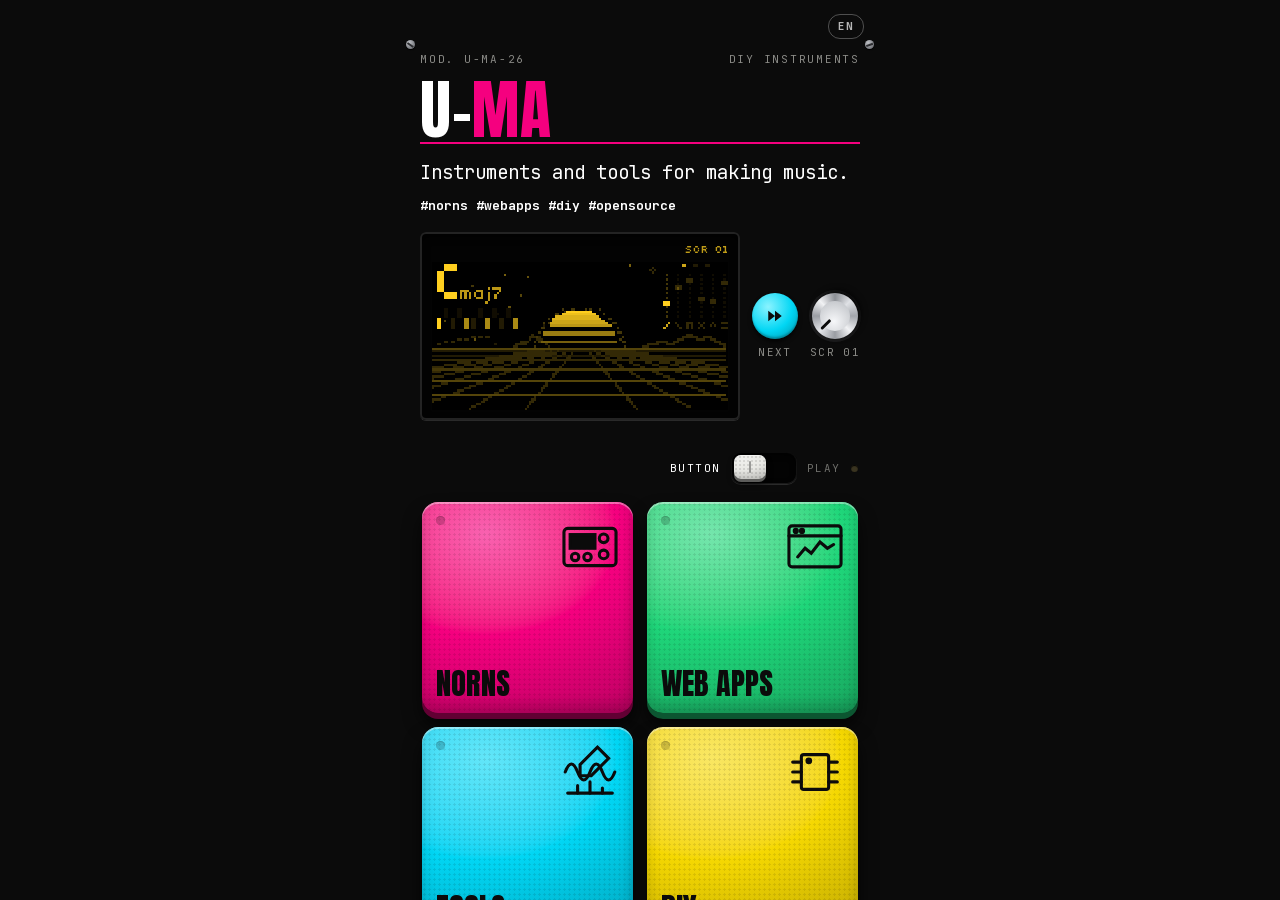
<file: baf/u-ma/index.html>
<!doctype html><html lang="es"><head><meta charset="utf-8"><meta name="viewport" content="width=device-width,initial-scale=1,viewport-fit=cover"><style>body{margin:0;font:14px -apple-system,BlinkMacSystemFont,sans-serif}img{max-width:100%}[hidden]:not([hidden=until-found i]){display:none!important}</style>
<title>U-MA · Buenos Aires Front</title>
<meta name="description" content="Web apps para aprender síntesis y secuencias, scripts para norns y proyectos DIY, por U-MA.">
<link rel="canonical" href="https://buenosairesfront.github.io/U-ma/baf/u-ma/">
<link rel="icon" type="image/png" sizes="32x32" href="../img/icon-32.png">
<link rel="apple-touch-icon" href="../img/icon-180.png">
<meta name="theme-color" content="#0b0b0b">
<meta property="og:type" content="website">
<meta property="og:site_name" content="Buenos Aires Front">
<meta property="og:title" content="U-MA · Buenos Aires Front">
<meta property="og:description" content="Web apps para aprender síntesis y secuencias, scripts para norns y proyectos DIY, por U-MA.">
<meta property="og:url" content="https://buenosairesfront.github.io/U-ma/baf/u-ma/">
<meta property="og:image" content="https://buenosairesfront.github.io/U-ma/baf/img/og.jpg">
<meta property="og:image:width" content="1200">
<meta property="og:image:height" content="630">
<meta property="og:locale" content="es_AR">
<meta name="twitter:card" content="summary_large_image">
</head><body>
<style>
@font-face{font-family:Anton;src:url([data-uri]) format('woff2')}
@font-face{font-family:JBM;src:url([data-uri]) format('woff2')}
:root{--bg:#d9d9d6;--note:#5c5c59;--cya:#01d6f4;--mag:#f5007f;--yel:#f5d802;--grn:#1fd67a;--ink:#0b0b0b;--paper:#efefed;--dim:#6b6b68}
@media (prefers-color-scheme:dark){:root:not([data-theme="light"]){--bg:#1c1c1b;--note:#a3a39e;color-scheme:dark}}
:root[data-theme="dark"]{--bg:#1c1c1b;--note:#a3a39e;color-scheme:dark}
*{box-sizing:border-box}
body{margin:0;background:var(--bg);font-family:JBM,ui-monospace,monospace;color:var(--ink);display:flex;flex-direction:column;align-items:center;padding-block:28px;padding-left:max(16px,env(safe-area-inset-left,0px));padding-right:max(16px,env(safe-area-inset-right,0px))}
.note{font-size:12px;color:var(--note);margin:0 0 18px;text-align:center;max-width:380px}
.phone{width:min(375px,100%);border:10px solid #1a1a1a;border-radius:46px;overflow:hidden;background:var(--ink);box-shadow:0 30px 60px rgba(0,0,0,.25),0 0 0 2px #888 inset;position:relative}
.phone::before{content:"";position:absolute;top:8px;left:50%;transform:translateX(-50%);width:90px;height:22px;background:#000;border-radius:12px;z-index:3}
.scr{height:760px;overflow-y:auto;scrollbar-width:none}
.scr::-webkit-scrollbar{display:none}
.top{display:flex;align-items:center;justify-content:space-between;padding:44px 20px 0;color:#fff}
.logo{width:34px;height:34px;border-radius:50%;background:#fff;display:grid;place-items:center}
.logo i{width:12px;height:12px;border-radius:50%;background:var(--ink)}
.tr{display:flex;align-items:center;gap:14px}
.uma{font-size:11px;letter-spacing:.08em;color:#fff;text-decoration:none;border-bottom:2px solid var(--mag);padding-bottom:1px}
.radio{width:30px;height:30px;border-radius:50%;border:2px solid #fff;display:grid;place-items:center}
.radio b{width:8px;height:8px;border-radius:50%;background:var(--cya);box-shadow:0 0 8px var(--cya)}
.burger{width:26px;display:grid;gap:5px}.burger i{height:3px;background:#fff;display:block}
.hero{padding:52px 20px 22px;color:#fff}
.h1{font-family:Anton,Impact,sans-serif;font-weight:400;font-size:46px;line-height:.95;margin:0;text-transform:uppercase;letter-spacing:-.01em}
.o{display:inline-block;width:.62em;height:.74em;border:.13em solid #fff;border-radius:50%;position:relative;vertical-align:-.02em;margin:0 .01em}
.o::after{content:"";position:absolute;inset:22%;background:#fff;border-radius:50%}
.tag{font-size:13px;margin:12px 0 0;font-weight:700}
.claim{font-size:19px;line-height:1.35;color:#fff;margin:16px 0 0}
.grid{display:grid;grid-template-columns:1fr 1fr}
.tile{aspect-ratio:1;position:relative;padding:14px;display:flex;flex-direction:column;justify-content:flex-end;color:var(--ink);text-decoration:none;overflow:hidden}
.tile .n{font-size:10px;letter-spacing:.1em}
.tile h2{font-family:Anton,Impact,sans-serif;font-weight:400;font-size:34px;line-height:1;margin:0;text-transform:uppercase;position:relative;z-index:1}
.tile svg{position:absolute;right:-14px;top:18px;width:110px;height:110px;opacity:.9}
.t1{background:var(--cya)}.t2{background:var(--mag);color:#fff}.t3{background:var(--yel)}.t4{background:var(--grn)}
.tile{color:var(--ink)}.tile svg{stroke:var(--ink)}.tile svg [fill="#0b0b0b"]{fill:var(--ink)}
.np{background:var(--ink);color:#fff;padding:14px 20px;font-size:11px;display:flex;gap:10px;align-items:center}
.np b{color:var(--cya)}
.foot{background:var(--ink);color:#777;font-size:10px;padding:18px 20px 30px;letter-spacing:.06em}
/* ---- vista Radio ---- */
[hidden]{display:none!important}
.scr{background:var(--ink);transition:background .25s}
.scr.is-radio{background:var(--cya)}
.scr.is-radio .top{color:var(--ink)}
.scr.is-radio .logo{background:var(--ink)}.scr.is-radio .logo i{background:var(--cya)}
.scr.is-radio .uma{color:var(--ink);border-color:var(--ink)}
.scr.is-radio .radio{border-color:var(--ink)}.scr.is-radio .radio b{background:var(--ink);box-shadow:none}
.scr.is-radio .burger i{background:var(--ink)}
.scr.is-radio .foot{background:var(--cya);color:rgba(11,11,11,.6)}
.rv{color:var(--ink);padding-bottom:28px}
.rv-top{display:flex;justify-content:space-between;align-items:center;padding:52px 20px 0;font-size:11px;letter-spacing:.1em;font-weight:700}
.back{color:var(--ink);text-decoration:none;border-bottom:2px solid var(--ink);padding-bottom:1px}
.live.off{opacity:.5}
.hp{position:relative;height:392px;margin-top:4px}
.band{position:absolute;inset:0;width:100%;height:100%;pointer-events:none;overflow:visible}
.vis{position:absolute;left:77px;top:46px;width:201px;height:104px}
.ctl{position:absolute;top:198px;width:108px;height:184px;display:flex;flex-direction:column;align-items:center;justify-content:center;gap:10px}
.ctl.l{left:8px}.ctl.r{right:8px;gap:4px}
.cb{width:38px;height:38px;border-radius:50%;border:0;color:var(--ink);display:grid;place-items:center;cursor:pointer;padding:0;background:radial-gradient(circle at 35% 30%,#f4f5f7,#b3b6bc 55%,#6d7076);box-shadow:0 3px 4px rgba(0,0,0,.7),inset 0 -2px 2px rgba(0,0,0,.25)}
.cb svg{width:15px;height:15px;fill:currentColor}
.cb.play{width:56px;height:56px;background:radial-gradient(circle at 35% 30%,#8af3ff,#01d6f4 55%,#0090a5)}
.cb.play svg{width:22px;height:22px}
.cb:active{transform:translateY(1px);box-shadow:0 1px 2px rgba(0,0,0,.7)}
.cb:focus-visible,.knob:focus-visible,.tl button:focus-visible{outline:3px solid var(--mag);outline-offset:2px}
.kw{display:grid;justify-items:center;gap:5px}
.knob{width:50px;height:50px;border-radius:50%;border:0;position:relative;cursor:ns-resize;touch-action:none;padding:0;transform:rotate(var(--r,0deg));background:conic-gradient(#e3e5e9,#9a9da3,#f1f2f4,#8d9096,#dfe1e5,#a3a6ac,#f1f2f4,#9a9da3,#e3e5e9);box-shadow:0 4px 6px rgba(0,0,0,.75),0 0 0 3px #1b1b1c}
.knob::before{content:"";position:absolute;inset:9px;border-radius:50%;background:radial-gradient(circle at 40% 35%,#f6f7f9,#b9bcc1)}
.knob::after{content:"";position:absolute;left:50%;top:4px;width:3px;height:13px;margin-left:-1.5px;border-radius:2px;background:var(--ink)}
.klbl{font-size:9px;letter-spacing:.1em;font-weight:700;color:#cfd1d6;font-variant-numeric:tabular-nums}
.now{position:absolute;left:121px;width:113px;top:206px;text-align:center;display:grid;gap:6px;justify-items:center}
.now small{font-size:9px;letter-spacing:.14em;font-weight:700;opacity:.65}
.now b{font-family:Anton,Impact,sans-serif;font-weight:400;font-size:21px;line-height:1.05;text-transform:uppercase;text-wrap:balance;overflow-wrap:anywhere}
.now .tm{font-size:11px;font-variant-numeric:tabular-nums;font-weight:700}
.now a{font-size:10px;letter-spacing:.06em;color:#fff;background:var(--ink);text-decoration:none;padding:4px 8px;border-radius:10px}
.st{font-size:10px;font-weight:700;color:var(--mag);min-height:12px}
.tlh{display:flex;justify-content:space-between;padding:22px 20px 8px;font-size:10px;letter-spacing:.14em;font-weight:700;border-bottom:2px solid var(--ink)}
.tl{list-style:none;margin:0;padding:0}
.tl button{width:100%;display:grid;grid-template-columns:28px 1fr auto;gap:10px;align-items:center;text-align:left;background:none;border:0;border-bottom:1px solid rgba(11,11,11,.18);color:var(--ink);font:inherit;font-size:12px;padding:12px 20px;cursor:pointer}
.tl .i{opacity:.55;font-variant-numeric:tabular-nums}
.tl .w{font-size:9px;letter-spacing:.08em;opacity:.6}
.tl .on{background:var(--ink);color:var(--cya)}
.tl .on .i,.tl .on .w{opacity:1}
/* ---- portada: panel con pads ---- */
@font-face{font-family:Silk;src:url([data-uri]) format('woff2')}
.hero{position:relative}
.model{display:flex;justify-content:space-between;font-size:9px;letter-spacing:.16em;color:#8a8a86;margin-bottom:14px}
.oled{--oled:#ffcf1f;margin-top:18px;display:grid;grid-template-columns:1fr auto;gap:6px 10px;align-items:center;background:#030303;border-radius:6px;padding:10px 12px;box-shadow:inset 0 0 0 2px #232323,inset 0 3px 10px #000,0 1px 0 #2a2a2a;font-family:Silk,ui-monospace,monospace;color:var(--oled);font-size:10px;text-decoration:none;text-transform:uppercase;cursor:pointer}
.oled .ol{white-space:nowrap;overflow:hidden;min-width:0}
.oled .ol span{display:inline-block;padding-left:100%;animation:mq 11s linear infinite}
@keyframes mq{to{transform:translateX(-100%)}}
.oled .os{font-size:9px;opacity:.75}
.meter{grid-column:1/-1;display:flex;gap:2px;align-items:flex-end;height:16px}
.meter i{flex:1;background:var(--oled);height:2px;opacity:.9}
.pads{position:relative;display:grid;grid-template-columns:1fr 1fr;gap:14px;padding:8px 22px 30px;background:var(--ink)}
.screw{position:absolute;width:9px;height:9px;border-radius:50%;background:radial-gradient(circle at 35% 30%,#bdbfc4,#5c5e63);box-shadow:0 1px 1px #000}
.screw::after{content:"";position:absolute;left:1px;right:1px;top:50%;height:1.5px;margin-top:-.75px;background:#2b2c2f;transform:rotate(var(--sr,35deg))}
.sw1{left:6px;bottom:8px}.sw2{right:6px;bottom:8px;--sr:-20deg}
.pad{position:relative;aspect-ratio:1;max-width:100%;border-radius:16px;color:var(--ink);text-decoration:none;display:flex;flex-direction:column;justify-content:flex-end;padding:14px;overflow:hidden;-webkit-tap-highlight-color:transparent;touch-action:manipulation;
 background:radial-gradient(130% 100% at 30% 15%,color-mix(in srgb,var(--pc) 62%,#fff),var(--pc) 48%,color-mix(in srgb,var(--pc) 78%,#000));
 box-shadow:0 6px 0 color-mix(in srgb,var(--pc) 40%,#000),0 12px 18px rgba(0,0,0,.7),inset 0 2px 0 rgba(255,255,255,.4),inset 0 -8px 14px rgba(0,0,0,.18);
 transition:transform .05s,box-shadow .05s,filter .05s}
.pad::before{content:"";position:absolute;inset:0;background:radial-gradient(rgba(0,0,0,.09) 1px,transparent 1.4px) 0 0/5px 5px;pointer-events:none}
.pad.hit{transform:translateY(5px);box-shadow:0 1px 0 color-mix(in srgb,var(--pc) 40%,#000),0 3px 6px rgba(0,0,0,.7),inset 0 2px 0 rgba(255,255,255,.3),inset 0 -3px 8px rgba(0,0,0,.15);filter:brightness(1.18) saturate(1.1)}
.pad:focus-visible{outline:3px solid #fff;outline-offset:3px}
.pad svg{position:absolute;right:12px;top:14px;width:62px;height:62px;stroke:var(--ink)}
.pad b{position:relative;font-family:Anton,Impact,sans-serif;font-weight:400;font-size:30px;line-height:1;text-transform:uppercase}
.pad .led{position:absolute;left:14px;top:14px;width:9px;height:9px;border-radius:50%;background:rgba(0,0,0,.4);box-shadow:inset 0 1px 1px rgba(0,0,0,.5)}
.pad.on .led,.pad.hit .led{background:#fff;box-shadow:0 0 8px 2px rgba(255,255,255,.9)}
.pad .led{opacity:calc(.45 + var(--lv,0))}
.pad.on .led{opacity:1}
.foot{text-transform:uppercase}
.plate{display:inline-block;border:1px solid #444;border-radius:3px;padding:6px 8px;color:#8a8a86;letter-spacing:.12em}
@media (prefers-reduced-motion:reduce){.oled .ol span{animation:none;padding-left:0}.pad{transition:none}}
/* ---- portada: controles junto a la OLED y selector de modo ---- */
.orow{display:grid;grid-template-columns:minmax(0,1fr) auto auto;gap:12px;align-items:center;margin-top:18px}
.orow .oled{margin-top:0;align-self:stretch}
.hc{display:grid;justify-items:center;gap:6px}
.hc .lb{font-size:9px;letter-spacing:.12em;color:#8a8a86;font-variant-numeric:tabular-nums}
.hc .cb.play{width:46px;height:46px}
.hc .cb.play svg{width:18px;height:18px}
.hc #hplay{--pc:var(--cya);position:relative;overflow:hidden;width:56px;height:40px;border-radius:7px;color:var(--ink);background:radial-gradient(130% 100% at 30% 15%,color-mix(in srgb,var(--pc) 62%,#fff),var(--pc) 48%,color-mix(in srgb,var(--pc) 78%,#000));box-shadow:0 4px 0 color-mix(in srgb,var(--pc) 40%,#000),0 6px 8px rgba(0,0,0,.7),inset 0 1px 0 rgba(255,255,255,.4);filter:saturate(.75) brightness(.8);transition:filter .15s,box-shadow .15s}
.hc #hplay::before{content:"";position:absolute;inset:0;background:radial-gradient(rgba(0,0,0,.09) 1px,transparent 1.4px) 0 0/4px 4px}
.hc #hplay svg{position:relative}
.hc #hplay.lit{filter:none;box-shadow:0 0 16px 4px rgba(1,214,244,.55),0 4px 0 color-mix(in srgb,var(--pc) 40%,#000),0 6px 8px rgba(0,0,0,.6),inset 0 0 10px rgba(255,255,255,.6)}
.hc #hplay:active{transform:translateY(3px);box-shadow:0 1px 0 color-mix(in srgb,var(--pc) 40%,#000),0 2px 4px rgba(0,0,0,.6)}
.knob.sm{width:46px;height:46px}
.knob.sm::before{inset:8px}
.mode{grid-column:1/-1;display:flex;align-items:center;justify-content:flex-end;gap:10px;font-size:9px;letter-spacing:.14em;color:#6f6f6b;padding:2px 0 4px}
.mode .on{color:#fff}
.sw{--pc:#e8e8e4;position:relative;width:66px;height:32px;border:0;padding:0;cursor:pointer;border-radius:10px;background:#030303;box-shadow:inset 0 2px 6px #000,inset 0 0 0 1px #222,0 1px 0 #2a2a2a;-webkit-tap-highlight-color:transparent}
.sw[aria-checked="true"]{--pc:var(--yel)}
.sw .cap{position:absolute;top:3px;left:3px;width:32px;height:24px;border-radius:7px;overflow:hidden;background:radial-gradient(130% 100% at 30% 15%,color-mix(in srgb,var(--pc) 62%,#fff),var(--pc) 48%,color-mix(in srgb,var(--pc) 78%,#000));box-shadow:0 3px 0 color-mix(in srgb,var(--pc) 40%,#000),0 4px 6px rgba(0,0,0,.7),inset 0 1px 0 rgba(255,255,255,.45);transition:left .12s cubic-bezier(.4,1.4,.6,1),background .12s}
.sw .cap::before{content:"";position:absolute;inset:0;background:radial-gradient(rgba(0,0,0,.1) 1px,transparent 1.4px) 0 0/4px 4px}
.sw .cap::after{content:"";position:absolute;left:50%;top:6px;bottom:6px;width:2px;margin-left:-1px;border-radius:1px;background:rgba(0,0,0,.35)}
.sw[aria-checked="true"] .cap{left:31px}
.sw:focus-visible{outline:3px solid #fff;outline-offset:3px}
.mled{width:7px;height:7px;border-radius:50%;background:#3a3420;box-shadow:inset 0 1px 1px #000}
.pads.play .mled{background:#ffcf1f;box-shadow:0 0 8px 2px rgba(255,207,31,.8)}
.pad svg,.pad b{transition:opacity .2s,transform .2s}
.pads.play .pad svg,.pads.play .pad b{opacity:0;transform:scale(.85)}
/* ---- U-MA Tools: texto + pad ---- */
.tools{display:grid;grid-template-columns:auto minmax(0,1fr) auto;gap:14px;align-items:center;margin:0;padding:8px 22px 26px;text-decoration:none;color:#fff;background:var(--ink);-webkit-tap-highlight-color:transparent}
.tools img{width:58px;height:auto;display:block}
.tools .tt{display:grid;gap:5px;min-width:0}
.tools b{font-family:Anton,Impact,sans-serif;font-weight:400;font-size:22px;line-height:1;text-transform:uppercase}
.tools small{font-size:9px;letter-spacing:.14em;color:#8a8a86}
.tools .key{--pc:#e8e8e4;position:relative;overflow:hidden;width:68px;height:68px;border-radius:12px;color:var(--ink);display:flex;flex-direction:column;justify-content:flex-end;padding:8px 9px;font-family:Anton,Impact,sans-serif;font-size:15px;line-height:1;text-transform:uppercase;
 background:radial-gradient(130% 100% at 30% 15%,color-mix(in srgb,var(--pc) 62%,#fff),var(--pc) 48%,color-mix(in srgb,var(--pc) 78%,#000));
 box-shadow:0 5px 0 color-mix(in srgb,var(--pc) 40%,#000),0 9px 14px rgba(0,0,0,.7),inset 0 2px 0 rgba(255,255,255,.45),inset 0 -6px 10px rgba(0,0,0,.15);transition:transform .05s,box-shadow .05s}
.tools .key::before{content:"";position:absolute;inset:0;background:radial-gradient(rgba(0,0,0,.09) 1px,transparent 1.4px) 0 0/5px 5px}
.tools .key i{position:absolute;left:9px;top:9px;width:7px;height:7px;border-radius:50%;background:var(--mag);box-shadow:0 0 6px 1px rgba(245,0,127,.8)}
.tools .key em{position:absolute;right:8px;top:6px;font-style:normal;font-family:JBM,monospace;font-size:14px}
.tools .key span{position:relative}
.tools:active .key{transform:translateY(4px);box-shadow:0 1px 0 color-mix(in srgb,var(--pc) 40%,#000),0 3px 6px rgba(0,0,0,.7),inset 0 2px 0 rgba(255,255,255,.35)}
.tools:focus-visible{outline:3px solid #fff;outline-offset:-3px}
.sw3{left:6px;top:40px}.sw4{right:6px;top:40px;--sr:-20deg}
/* play de los auriculares: misma goma que los pads */
.ctl .cb.play{position:relative;overflow:hidden;background:radial-gradient(130% 100% at 30% 15%,color-mix(in srgb,var(--cya) 62%,#fff),var(--cya) 48%,color-mix(in srgb,var(--cya) 78%,#000));box-shadow:0 4px 0 color-mix(in srgb,var(--cya) 40%,#000),0 6px 8px rgba(0,0,0,.7),inset 0 1px 0 rgba(255,255,255,.4)}
.ctl .cb.play::before{content:"";position:absolute;inset:0;background:radial-gradient(rgba(0,0,0,.09) 1px,transparent 1.4px) 0 0/4px 4px}
.ctl .cb.play svg{position:relative}
/* ---- auriculares 3D ---- */
.hp3d{position:absolute;inset:0;width:100%;height:100%;mix-blend-mode:multiply;touch-action:pan-y;cursor:grab;display:none}
.hp3d.grab{cursor:grabbing}
.hp.is3d .hp3d{display:block}
.hp.is3d .band{display:none}
.hp.is3d .ctl{right:auto;width:84px;transform:translate(-50%,-50%);transition:opacity .2s}
/* ================= U-MA Mobile: lo que suma a la base de Buenos Aires Front Mobile ================= */
/* Layout: el mismo aparato negro; cada sección es una vista de color (como la Radio) con su máquina arriba y la lista abajo */
:root{--lv:0}
.h1.uma{font-size:64px;letter-spacing:.01em}
.h1.uma span{color:var(--mag)}
/* pantalla de la portada: muestra la OLED real de cada script */
.orow .oled.ho{grid-template-columns:minmax(0,1fr) auto;text-decoration:none;color:var(--oled)}
.ho .shot{grid-column:1/-1;display:block;width:100%;height:auto;aspect-ratio:2;object-fit:contain;image-rendering:pixelated;background:#000;max-width:100%}
.ho .shot.txt,.nd-scr .txt{display:grid;place-items:center;font:400 13px/1.3 Silk,monospace;color:var(--oled);text-align:center;letter-spacing:.06em;text-transform:uppercase}
.hc #hnext{--pc:var(--mag)}
.hc #hnext.lit{box-shadow:0 0 16px 4px rgba(245,0,127,.55),0 4px 0 color-mix(in srgb,var(--pc) 40%,#000),0 6px 8px rgba(0,0,0,.6)}
/* vistas de color */
.scr{--vc:var(--ink)}
.scr.is-view{background:var(--vc)}
.scr.is-view .foot{background:var(--vc);color:rgba(11,11,11,.65)}
.scr.is-view .plate{border-color:rgba(11,11,11,.4);color:rgba(11,11,11,.75)}
.vw{color:var(--ink);padding-bottom:28px}
.vw .rv-top span{display:flex;gap:6px;align-items:center}
.vw .rv-top i{width:8px;height:8px;border-radius:50%;background:var(--ink)}
.vh{padding:22px 20px 0}
.vh h2{font-family:Anton,Impact,sans-serif;font-weight:400;font-size:44px;line-height:.95;margin:0;text-transform:uppercase;text-wrap:balance}
.vh p{margin:10px 0 0;font-size:12px;line-height:1.55;max-width:34ch}
/* norns: el aparato */
.nd{position:relative;margin:20px 16px 0;padding:16px 16px 18px;border-radius:14px;background:linear-gradient(180deg,#232325,#111112);box-shadow:0 8px 0 #050505,0 18px 26px rgba(0,0,0,.45),inset 0 1px 0 rgba(255,255,255,.12)}
.nd .screw{top:8px}.nd .n1{left:8px}.nd .n2{right:8px;--sr:-30deg}.nd .n3{left:8px;top:auto;bottom:8px;--sr:60deg}.nd .n4{right:8px;top:auto;bottom:8px}
.nd-top{display:flex;justify-content:space-between;align-items:center;padding:0 10px 10px;font-size:9px;letter-spacing:.16em;color:#8a8a86}
.nd-top b{width:7px;height:7px;border-radius:50%;background:#3a3420;box-shadow:inset 0 1px 1px #000}
.nd-top b.on{background:#ffcf1f;box-shadow:0 0 8px 2px rgba(255,207,31,.8)}
.nd-scr{position:relative;aspect-ratio:2;max-width:100%;background:#000;border-radius:4px;box-shadow:inset 0 0 0 2px #2a2a2a,0 0 0 4px #050505;overflow:hidden}
/* pantallas deslizables: una por elemento, encajan al soltar */
.car{display:flex;overflow-x:auto;overflow-y:hidden;scroll-snap-type:x mandatory;scrollbar-width:none;overscroll-behavior-x:contain}
.car::-webkit-scrollbar{display:none}
.car:focus-visible{outline:3px solid #fff;outline-offset:4px}
.sl{position:relative;flex:0 0 100%;min-width:0;scroll-snap-align:center;scroll-snap-stop:always}
/* cada tarjeta lleva el aparato y su info: se desliza todo junto */
.deck{align-items:flex-start;padding-bottom:6px}
.deck:focus-visible{outline:3px solid var(--ink);outline-offset:-3px}
.nd-scr img,.nd-scr .txt{position:absolute;inset:0;width:100%;height:100%;max-width:none;object-fit:contain;image-rendering:pixelated}
.sc-in img{position:absolute;inset:0;width:100%;height:100%;max-width:none;object-fit:cover;object-position:top center}
.nd-scr .sl img,.nd-scr .sl .txt{position:absolute;inset:0;width:100%;height:100%;max-width:none;object-fit:contain;image-rendering:pixelated}
.sc-in .sl img{position:absolute;inset:0;width:100%;height:100%;max-width:none;object-fit:cover;object-position:top center}
.sl[hidden]{display:none}
.dots{display:flex;justify-content:center;flex-wrap:wrap;gap:6px;padding:18px 20px 0}
.dots i{width:7px;height:7px;border-radius:50%;background:rgba(11,11,11,.25);transition:background .15s,transform .15s}
.dots i.on{background:var(--ink);transform:scale(1.3)}
.dots i[hidden]{display:none}

.nd-ctl{display:grid;grid-template-columns:repeat(4,1fr);align-items:end;justify-items:center;gap:6px;margin-top:16px}
.nd-ctl .kw{gap:6px}
.nk{--pc:#e8e8e4;position:relative;overflow:hidden;width:42px;height:42px;border:0;padding:0;border-radius:50%;cursor:pointer;color:var(--ink);font:700 10px/1 JBM,monospace;background:radial-gradient(130% 100% at 30% 15%,color-mix(in srgb,var(--pc) 62%,#fff),var(--pc) 48%,color-mix(in srgb,var(--pc) 78%,#000));box-shadow:0 4px 0 color-mix(in srgb,var(--pc) 40%,#000),0 6px 8px rgba(0,0,0,.7),inset 0 2px 0 rgba(255,255,255,.4);transition:transform .05s,box-shadow .05s;-webkit-tap-highlight-color:transparent}
.nk::before{content:"";position:absolute;inset:0;background:radial-gradient(rgba(0,0,0,.1) 1px,transparent 1.4px) 0 0/4px 4px}
.nk span{position:relative}
.nk:active,.nk.hit{transform:translateY(3px);box-shadow:0 1px 0 color-mix(in srgb,var(--pc) 40%,#000),0 2px 4px rgba(0,0,0,.7)}
.nk:focus-visible{outline:3px solid #fff;outline-offset:3px}
.nd .klbl{color:#8a8a86}
/* info del elemento elegido */
.ni{padding:22px 20px 0;display:grid;gap:8px}
.ni small{font-size:9px;letter-spacing:.14em;font-weight:700;font-variant-numeric:tabular-nums}
.ni b{font-family:Anton,Impact,sans-serif;font-weight:400;font-size:32px;line-height:1;text-transform:uppercase;text-wrap:balance}
.ni p{margin:0;font-size:12px;line-height:1.55}
.inst{display:grid;grid-template-columns:minmax(0,1fr) auto;gap:10px;align-items:center;margin-top:4px;padding:10px 10px 10px 12px;border-radius:8px;background:#030303;box-shadow:inset 0 0 0 2px #232323}
.inst code{min-width:0;font:500 10.5px/1.45 JBM,monospace;color:#ffcf1f;overflow-wrap:anywhere}
.inst code::before{content:"MAIDEN";display:block;font-size:8px;letter-spacing:.16em;color:#8a8a86;margin-bottom:3px}
.cp{--pc:var(--yel);position:relative;overflow:hidden;border:0;border-radius:7px;padding:9px 10px;cursor:pointer;color:var(--ink);font:800 10px/1 JBM,monospace;letter-spacing:.08em;background:radial-gradient(130% 100% at 30% 15%,color-mix(in srgb,var(--pc) 62%,#fff),var(--pc) 48%,color-mix(in srgb,var(--pc) 78%,#000));box-shadow:0 3px 0 color-mix(in srgb,var(--pc) 40%,#000),0 5px 6px rgba(0,0,0,.6)}
.cp:active{transform:translateY(2px);box-shadow:0 1px 0 color-mix(in srgb,var(--pc) 40%,#000)}
.cp:focus-visible{outline:3px solid #fff;outline-offset:2px}
.acts{display:flex;flex-wrap:wrap;gap:8px;margin-top:4px}
.pill{font-size:10px;letter-spacing:.08em;font-weight:700;color:#fff;background:var(--ink);text-decoration:none;padding:7px 11px;border-radius:12px}
.pill:focus-visible{outline:3px solid #fff;outline-offset:2px}
.pill[hidden]{display:none}
.open{--pc:#e8e8e4;position:relative;overflow:hidden;display:inline-flex;align-items:center;gap:10px;padding:10px 14px;border-radius:10px;color:var(--ink);text-decoration:none;font:400 18px/1 Anton,Impact,sans-serif;text-transform:uppercase;background:radial-gradient(130% 100% at 30% 15%,color-mix(in srgb,var(--pc) 62%,#fff),var(--pc) 48%,color-mix(in srgb,var(--pc) 78%,#000));box-shadow:0 4px 0 color-mix(in srgb,var(--pc) 40%,#000),0 7px 10px rgba(0,0,0,.45),inset 0 2px 0 rgba(255,255,255,.45)}
.open::before{content:"";position:absolute;inset:0;background:radial-gradient(rgba(0,0,0,.09) 1px,transparent 1.4px) 0 0/5px 5px}
.open span,.open em{position:relative;font-style:normal}
.open em{font-family:JBM,monospace;font-size:14px}
.open:active{transform:translateY(3px);box-shadow:0 1px 0 color-mix(in srgb,var(--pc) 40%,#000),0 2px 4px rgba(0,0,0,.45)}
.open:focus-visible{outline:3px solid #fff;outline-offset:3px}
/* pantalla para web apps, herramientas y DIY */
.sc{position:relative;margin:20px 16px 0;padding:12px 12px 26px;border-radius:16px;background:linear-gradient(180deg,#232325,#111112);box-shadow:0 8px 0 #050505,0 18px 26px rgba(0,0,0,.45),inset 0 1px 0 rgba(255,255,255,.12)}
.sc::after{content:"";position:absolute;left:50%;bottom:9px;width:40px;height:5px;margin-left:-20px;border-radius:3px;background:#2e2e31}
.sc-in{position:relative;aspect-ratio:4/3;max-width:100%;border-radius:6px;overflow:hidden;background:#000;box-shadow:0 0 0 2px #050505}
.stamp{position:absolute;right:8%;top:14%;padding:5px 10px;border:3px solid #d8352a;border-radius:4px;color:#d8352a;background:rgba(255,255,255,.9);font:400 20px/1 Anton,Impact,sans-serif;text-transform:uppercase;letter-spacing:.06em;transform:rotate(-12deg)}
/* filtros de web apps: teclitas */
.filt{display:flex;flex-wrap:wrap;gap:8px;padding:18px 20px 0}
.filt button{--pc:#e8e8e4;position:relative;border:0;border-radius:7px;padding:8px 10px;cursor:pointer;color:var(--ink);font:700 9.5px/1 JBM,monospace;letter-spacing:.08em;text-transform:uppercase;background:radial-gradient(130% 100% at 30% 15%,color-mix(in srgb,var(--pc) 62%,#fff),var(--pc) 48%,color-mix(in srgb,var(--pc) 78%,#000));box-shadow:0 3px 0 color-mix(in srgb,var(--pc) 40%,#000),0 4px 6px rgba(0,0,0,.35)}
.filt button[aria-pressed="true"]{--pc:var(--ink);color:var(--vc);transform:translateY(2px);box-shadow:0 1px 0 #000}
.filt button:focus-visible{outline:3px solid #fff;outline-offset:2px}
/* lista: misma que los temas de la radio, el elegido en negro con el color de la vista */
.tl .on{color:var(--vc)}
.tl .k2{font-size:9px;letter-spacing:.06em;opacity:.6;text-transform:uppercase;text-align:right}
.tl .on .k2{opacity:1}
.tl li[hidden]{display:none}
/* tecla BAF al pie de la portada */
.tools .key{--pc:var(--cya)}
.tools .key i{background:var(--cya);box-shadow:0 0 6px 1px rgba(1,214,244,.8)}
.tools img{width:52px}
@media (prefers-reduced-motion:reduce){.dots i{transition:none}}
/* ---- 2: se asoma la tarjeta siguiente · 3: la altura sigue a la tarjeta visible ---- */
.deck{gap:10px;padding-inline:18px;scroll-padding-inline:18px;transition:height .25s ease}
.deck .sl{flex:0 0 calc(100% - 26px);scroll-snap-align:center}
.deck .nd,.deck .sc{margin-inline:0}
.deck .ni{padding-inline:4px}
.deck .sl:not(.cur) .nd,.deck .sl:not(.cur) .sc{opacity:.55;transform:scale(.96);transition:opacity .2s,transform .2s}
.deck .sl.cur .nd,.deck .sl.cur .sc{transition:opacity .2s,transform .2s}
@media (prefers-reduced-motion:reduce){.deck,.deck .nd,.deck .sc{transition:none!important}}
/* ---- 5: nada por debajo de 11px ---- */
.model,.mode,.hc .lb,.klbl,.nd .klbl,.nd-top,.oled .os,.tools small,.foot,.plate{font-size:11px}
.vh p,.ni p{font-size:13px}
.ni small,.tlh,.pill,.cp,.filt button,.inst code::before{font-size:11px}
.inst code{font-size:11.5px}
.tl .i,.tl .w,.tl .k2{font-size:11px;opacity:.8}
.tl .on .i,.tl .on .k2{opacity:1}

/* ---- sitio: sin marco de celular, pantalla completa (en compu se ve centrado con ancho de celu) ---- */
html,body{background:#0b0b0b}
body{display:block;padding:0!important}
.phone{width:100%;max-width:480px;margin:0 auto;border:0;border-radius:0;box-shadow:none}
.phone::before{display:none}
.scr{height:100vh;height:100dvh}
</style>
<div class="phone"><div class="scr">
  <section class="hero" data-home>
    <span class="screw sw3"></span><span class="screw sw4"></span>
    <div class="model"><span>MOD. U-MA-26</span><span>INSTRUMENTOS DIY</span></div>
    <h1 class="h1 uma">U-<span>MA</span></h1>
    <p class="claim">Instrumentos y herramientas para hacer música.</p>
    <p class="tag">#norns #webapps #diy #opensource</p>
    <div class="orow">
      <a class="oled ho" id="ho" href="#norns" aria-label="Pantalla: abrir este script en Norns"><span class="ol"><span id="hol">Chordex 80</span></span><span class="os" id="hos">SCR 01</span><img class="shot" id="hoimg" alt="" width="512" height="256"><span class="shot txt" id="hotxt" hidden></span></a>
      <div class="hc"><button class="cb play" id="hnext" aria-label="Siguiente script en la pantalla"><svg viewBox="0 0 24 24"><path d="M3 5v14l9-7zM12 5v14l9-7z"/></svg></button><span class="lb">NEXT</span></div>
      <div class="hc"><button class="knob sm" id="hsel" data-sel="home" aria-label="Elegir script: girar o arrastrar" role="slider" aria-valuemin="1"></button><span class="lb" id="hsl">SCR 01</span></div>
    </div>
  </section>
  <nav class="grid pads" id="pads" aria-label="Secciones" data-home>
    <div class="mode"><span id="mb" class="on">BUTTON</span><button class="sw" id="sw" role="switch" aria-checked="false" aria-label="Modo PLAY: tocar los pads como instrumento"><span class="cap" aria-hidden="true"></span></button><span id="mp">PLAY</span><i class="mled" aria-hidden="true"></i></div>
    <a class="pad" href="#norns" data-s="kick" style="--pc:var(--mag)"><i class="led"></i>
      <svg viewBox="0 0 100 100" fill="none" stroke-width="5"><rect x="8" y="20" width="84" height="60" rx="6"/><rect x="18" y="30" width="40" height="22" fill="#0b0b0b"/><circle cx="72" cy="36" r="7"/><circle cx="72" cy="62" r="7"/><circle cx="46" cy="66" r="6"/><circle cx="26" cy="66" r="6"/></svg>
      <b>Norns</b></a>
    <a class="pad" href="#web" data-s="stab" style="--pc:var(--grn)"><i class="led"></i>
      <svg viewBox="0 0 100 100" fill="none" stroke-width="5" stroke-linecap="round"><rect x="8" y="16" width="84" height="66" rx="5"/><path d="M8 32h84"/><circle cx="19" cy="24" r="2.5" fill="#0b0b0b"/><circle cx="29" cy="24" r="2.5" fill="#0b0b0b"/><path d="M22 66l12-14 10 8 14-18 12 10 10-6"/></svg>
      <b>Web apps</b></a>
    <a class="pad" href="#tools" data-s="acid" style="--pc:var(--cya)"><i class="led"></i>
      <svg viewBox="0 0 100 100" fill="none" stroke-width="5" stroke-linecap="round"><path d="M10 50q10-26 20 0t20 0 20 0 20 0"/><path d="M14 84h72"/><path d="M30 84V72M50 84V66M70 84V76"/><path d="M62 10l18 18-28 28H34V38z"/></svg>
      <b>Tools</b></a>
    <a class="pad" href="#diy" data-s="hat" style="--pc:var(--yel)"><i class="led"></i>
      <svg viewBox="0 0 100 100" fill="none" stroke-width="5" stroke-linecap="round"><rect x="28" y="22" width="44" height="56" rx="4"/><path d="M28 34H14M28 50H14M28 66H14M72 34h14M72 50h14M72 66h14"/><circle cx="40" cy="32" r="3" fill="#0b0b0b"/></svg>
      <b>DIY</b></a>
    <span class="screw sw1"></span><span class="screw sw2"></span>
  </nav>
  <a class="tools" data-home href="../" aria-label="Buenos Aires Front: radio y música">
    <img src="../img/img-8b13c664.png" alt="" width="52" height="41"><span class="tt"><b>BAF Radio</b><small>MÚSICA · 15 TEMAS</small></span><span class="key"><i></i><em>↗</em><span>Abrir</span></span>
  </a>

  <!-- NORNS -->
  <section class="vw" id="v-norns" data-vc="var(--mag)" hidden>
    <div class="rv-top"><a class="back" href="#inicio">← INICIO</a><span><i></i>NORNS · <span id="ncount"></span> SCRIPTS</span></div>
    <div class="vh"><h2>Scripts que suenan</h2><p>Instrumentos para norns y norns shield, cada uno con su propio motor. Deslizá de costado para pasar de uno a otro.</p></div>
    <div class="car deck" id="ncar" tabindex="0" aria-label="Scripts: deslizá para pasar de uno a otro"></div>
    <div class="dots" id="ndots" aria-hidden="true"></div>
    <div class="tlh"><span>SCRIPTS</span><span id="ncount2"></span></div>
    <ol class="tl" id="ntl"></ol>
  </section>

  <!-- WEB APPS / TOOLS / DIY: misma vista, cambia el contenido -->
  <section class="vw" id="v-cat" hidden>
    <div class="rv-top"><a class="back" href="#inicio">← INICIO</a><span><i></i><span id="ctag"></span></span></div>
    <div class="vh"><h2 id="ch"></h2><p id="cp"></p></div>
    <div class="filt" id="cfilt" role="group" aria-label="Filtrar web apps" hidden></div>
    <div class="car deck" id="ccar" tabindex="0" aria-label="Deslizá para pasar de uno a otro"></div>
    <div class="dots" id="cdots" aria-hidden="true"></div>
    <div class="tlh"><span id="clh"></span><span id="ccount"></span></div>
    <ol class="tl" id="ctl"></ol>
  </section>

  <div class="foot"><span class="plate">Hecho en Buenos Aires · código abierto · 2026</span></div>
</div></div>
<script>
(()=>{
const $=id=>document.getElementById(id);
const D={"web": [{"name": "Gate-03", "kind": "Secuenciador · TB-303", "desc": "¿Cómo car4j* se programa una de estas? Escribí tu bass-line, entendé los ligados, los acentos y los tiempos, y llevate un sheet para pasarla a tu 303 paso a paso.", "img": "../img/tool-gate303.webp", "href": "https://buenosairesfront.github.io/gate303/", "gh": "https://github.com/buenosairesfront/gate303", "cat": "seq"}, {"name": "Matriz de patcheo", "kind": "Sinte modular web", "desc": "¿Qué pasa si conecto un LFO con un attack o con un release? Acá tenés una matriz de patcheo para probar lo que quieras con la calidez del Synthi. Olvidate de que es un sinte: acá la onda es patchear.", "img": "../img/tool-matrizdepatcheo.webp", "href": "https://buenosairesfront.github.io/matrizdepatcheo/", "gh": "https://github.com/buenosairesfront/matrizdepatcheo", "cat": "synth"}, {"name": "Drum Patterns", "kind": "Caja de ritmos", "desc": "Practicá cómo hacer un Amen Brother o cómo hiphopearla. La idea es que pruebes cómo se escribe una línea de batería.", "img": "../img/tool-drumpatterns.webp", "href": "https://buenosairesfront.github.io/drumpatterns/", "gh": "https://github.com/buenosairesfront/drumpatterns", "cat": "seq"}, {"name": "Atari Punk", "kind": "Simulador de circuito", "desc": "Armá una Atari Punk Console con dos 555. Si vas a construir la tuya, probá cómo cambia el sonido con el valor de cada pieza, miralo en el osciloscopio, probala a ver si te cierra y llevale la lista de componentes a tu dealer de confianza.", "img": "../img/tool-ataripunk.webp", "href": "https://buenosairesfront.github.io/ataripunk/", "gh": "https://github.com/buenosairesfront/ataripunk", "cat": "elec"}, {"name": "CMOS 40XX", "kind": "Chips · CMOS 4000", "desc": "La familia CMOS 4000, 45 chips: patas, funcionamiento, simulación lógica en vivo, relaciones y un proyecto sonoro por chip.", "img": "../img/tool-ic4040.webp", "href": "https://buenosairesfront.github.io/ic4040/", "gh": "https://github.com/buenosairesfront/ic4040", "cat": "elec"}, {"name": "Escalas", "kind": "Piano · escalas", "desc": "61 escalas de piano con digitaciones, arpegios, armonización y progresiones. Hacé crecer tu sonido y encontrá las sensaciones para tu música.", "img": "../img/tool-escalas.webp", "href": "https://buenosairesfront.github.io/escalas/", "gh": "https://github.com/buenosairesfront/escalas", "cat": "piano"}, {"name": "Hanon", "kind": "Piano · técnica", "desc": "Si usás sintes, tenés que aprender a usar los deditos. Usá esta app para entrenarte, joven padawan.", "img": "../img/tool-hanon.webp", "href": "https://buenosairesfront.github.io/hanon/", "gh": "https://github.com/buenosairesfront/hanon", "cat": "piano"}, {"name": "SuperCollider Lab", "kind": "Curso · SuperCollider", "desc": "Sí, «programar no es para vos», pero acá tenés una aproximación real y usable para dar tus primeros pasos en este lenguaje, que también sirve para norns.", "img": "../img/tool-supercollider.webp", "href": "https://buenosairesfront.github.io/supercollider/", "gh": "https://github.com/buenosairesfront/supercollider", "cat": "code"}, {"name": "Laboratorio Pd", "kind": "Curso · Pure Data", "desc": "Pure Data es una bomba: aprendé qué cable cortar para que te explote en el cerebro.", "img": "../img/tool-puredata.webp", "href": "https://buenosairesfront.github.io/puredata/", "gh": "https://github.com/buenosairesfront/puredata", "cat": "code"}, {"name": "Una aproximación a las Síntesis", "kind": "Síntesis", "desc": "Un recorrido por las bases de todo esto. Es imprescindible que, aunque sea, «lo tengas visto»: acá hay un par de cositas visuales que te la hacen más asible.", "img": "../img/tool-synthlab-2.webp", "href": "https://buenosairesfront.github.io/synthlab-2/", "gh": "https://github.com/buenosairesfront/synthlab-2", "cat": "synth"}], "norns": [{"name": "Chordex 80", "kind": "Polisynth · acordes", "desc": "Synth ochentoso, puede contener trazas de synthwave, dreamwave y Windows 3.1.", "img": "../img/img-4fe17681.png", "href": "https://github.com/buenosairesfront/chordex80", "install": ";install https://github.com/buenosairesfront/chordex80", "video": "https://www.youtube.com/watch?v=7JI673EX2nI"}, {"name": "Chordex FM", "kind": "FM · acordes", "desc": "FM de 4 operadores, un DX7 shield.", "img": "../img/img-ce33c863.png", "href": "https://github.com/buenosairesfront/chordexfm", "install": ";install https://github.com/buenosairesfront/chordexfm", "video": "https://www.youtube.com/watch?v=BWhcO29VITY"}, {"name": "ChordexSTG", "kind": "Cuerdas · acordes", "desc": "Un sinte de strings para meter orquesta a tu sonido.", "img": "../img/img-99478188.png", "href": "https://github.com/buenosairesfront/chordexstg", "install": ";install https://github.com/buenosairesfront/chordexstg", "video": "https://www.youtube.com/watch?v=raXaA_75UN4"}, {"name": "Chordex WT", "kind": "Wavetable · acordes", "desc": "Wavetable para todos: barré los 8 bancos con sus 8 formas de onda.", "img": "../img/img-031d058c.png", "href": "https://github.com/buenosairesfront/chordexwt", "install": ";install https://github.com/buenosairesfront/chordexwt", "video": "https://www.youtube.com/watch?v=5qZaGcb9niU"}, {"name": "Chordex CHIP", "kind": "Chiptune · acordes", "desc": "Sonido de consola con estética tracker: 8 chips y 8 presets que van a gastar todas tus monedas y atrofiarte los pulgares.", "img": "../img/img-f00dfc86.png", "href": "https://github.com/buenosairesfront/chordexchip", "install": ";install https://github.com/buenosairesfront/chordexchip", "video": "https://www.youtube.com/watch?v=WlHZPWEgV_k"}, {"name": "Chordex ABNT", "kind": "Pads · acordes", "desc": "Pads, texturas, drones... usá el movimiento para generar layers de sonido.", "img": "../img/img-9b448ba3.png", "href": "https://github.com/buenosairesfront/chordexabnt", "install": ";install https://github.com/buenosairesfront/chordexabnt", "video": "https://www.youtube.com/watch?v=Bey5HbIgDBo"}, {"name": "Chordex Filo", "kind": "Lo-fi · granular", "desc": "Una voz mono y una nube de granos que se rompen como un VHS gastado. En K2, en lugar de arpegiador, tenés una falla.", "img": "../img/oled-chordexfilo.png", "href": "https://github.com/buenosairesfront/chordexfilo", "install": ";install https://github.com/buenosairesfront/chordexfilo", "video": "https://www.youtube.com/watch?v=ByxeWkyR-qA"}, {"name": "alto", "kind": "Sinte · secuenciador", "desc": "El sinte flagship de U-MA: 3 voces con decenas de motores combinables para crear el sonido que buscás, y la posibilidad de secuenciar todo en un sequencer circular de tres pistas.", "img": "../img/img-f52edabf.png", "href": "https://github.com/buenosairesfront/alto", "install": ";install https://github.com/buenosairesfront/alto", "video": "https://www.youtube.com/watch?v=DA8QANiuzZ8"}, {"name": "alan", "kind": "Drone · cuerpo 3D", "desc": "Un cuerpo en 3D hecho de datos donde cada parte es una voz de drone: movelo, girá la cámara y desintegralo en partículas.", "img": "../img/img-5990611b.png", "href": "https://github.com/buenosairesfront/alan", "install": ";install https://github.com/buenosairesfront/alan", "video": "https://www.youtube.com/watch?v=41DAt7QdH90"}, {"name": "umi", "kind": "Sinte · mar generativo", "desc": "Un mar que se toca solo: Tucker el velero, Mobba la ballena y Lea el ave son tres voces. Las olas eligen las notas y vos manejás el viento.", "img": "../img/img-897838d7.png", "href": "https://github.com/buenosairesfront/umi", "install": ";install https://github.com/buenosairesfront/umi", "video": "https://www.youtube.com/watch?v=vIleCohYcMw"}, {"name": "glitch", "kind": "Batería · glitch", "desc": "Caja de ritmos hecha de electrónica rota: 3 voces con 3 máquinas cada una, patrones con probabilidad que se desfasan solos, stutter y estática de TV.", "img": "../img/img-d5390fac.png", "href": "https://github.com/buenosairesfront/glitch", "install": ";install https://github.com/buenosairesfront/glitch", "video": "https://www.youtube.com/watch?v=262vTrbWUhY"}, {"name": "J. L. Bixen", "kind": "Poesía · secuenciador", "desc": "Un poeta que canta: cada palabra es una nota y cada sílaba un paso, en 7 idiomas. Jugá al cadáver exquisito o escribí el poema con tu teclado MIDI.", "img": null, "href": "https://www.youtube.com/watch?v=zJLjUnmk3z8"}, {"name": "Dandelions", "kind": "Sinte · semillas", "desc": "Un soplido, mil semillas: cada semilla que vuela es una nota. Congelalas en el aire y movelas para cambiar la melodía y el brillo.", "img": "../img/oled-dandelions.png", "href": "https://www.youtube.com/watch?v=qii29x8pOP0"}], "diy": [{"name": "Módulo rítmico de bajo rendimiento", "kind": "DIY · CMOS", "desc": "Una batería glitch construida a partir de un 40106 y un 4021.", "img": "../img/img-95885ef9.webp", "href": null}, {"name": "Coron DS7 clon", "kind": "DIY · Clon", "desc": "Un clon de esa pequeña bestia sobrada en versatilidad.", "img": "../img/img-efc315dd.webp", "href": null}, {"name": "Módulos", "kind": "DIY · Eurorack", "desc": "VCO, LFO, VCA, ADSR y más: todos proyectos DIY.", "img": "../img/img-da89b210.webp", "href": null}]};
const TOOLS=[
 {name:"Norns Canvas",kind:"Editor de pantalla",desc:"Probá cómo sería la cara de tu instrumento: elegí entre las formas prediseñadas, las de la galería o dibujá a mano. Cuando lo tengas, exportá el código Lua de screen.",img:"../img/tool-nornscanvas.webp",href:"https://buenosairesfront.github.io/nornscanvas/",gh:"https://github.com/buenosairesfront/nornscanvas"},
 {name:"Norns Sound Creator",kind:"Diseño de sonido",desc:"Explorá las posibilidades de sonido de la norns, ¡con motores que ni sabías que existían! Probalos, sumalos, restalos y llevate el código para tu script.",img:"../img/tool-nornssoundcreator.webp",href:"https://buenosairesfront.github.io/nornssoundcreator/",gh:"https://github.com/buenosairesfront/nornssoundcreator"}
];
const NORNS=D.norns,WEB=D.web,DIY=D.diy;
const pad2=n=>String(n).padStart(2,"0");
const ghOf=it=>it.gh||(it.href&&it.href.includes("github.com")?it.href:null);

/* ---------- pantalla OLED: imagen real o texto pixel ---------- */
function shot(img,txt,it){
 if(it.img){img.hidden=false;txt.hidden=true;img.src=it.img;img.alt="Pantalla de "+it.name+" en norns"}
 else{img.hidden=true;txt.hidden=false;txt.textContent=it.name+"\n▶ video";img.alt=""}
}

/* ---------- pantallas deslizables ---------- */
const reduce=matchMedia("(prefers-reduced-motion: reduce)").matches;
const shown=el=>[...el.children].filter(x=>!x.hidden);
function fit(el,s){[...el.children].forEach(x=>x.classList.toggle("cur",x===s));if(s&&s.offsetHeight)el.style.height=(s.offsetHeight+6)+"px"}
function goTo(el,i,smooth){const s=shown(el).find(x=>+x.dataset.i===i);if(!s)return;fit(el,s);el.scrollTo({left:s.offsetLeft-(el.clientWidth-s.offsetWidth)/2,behavior:smooth&&!reduce?"smooth":"auto"})}
const nearest=el=>{const c=el.scrollLeft+el.clientWidth/2;let best=null,d=1e9;shown(el).forEach(x=>{const e=Math.abs(x.offsetLeft+x.offsetWidth/2-c);if(e<d){d=e;best=x}});return best};
function carousel(el,pick){let t;
 el.addEventListener("scroll",()=>{clearTimeout(t);t=setTimeout(()=>{if(!el.clientWidth)return;const s=nearest(el);if(s){fit(el,s);pick(+s.dataset.i,true)}},70)},{passive:true});
 el.addEventListener("keydown",e=>{if(e.key!=="ArrowLeft"&&e.key!=="ArrowRight")return;e.preventDefault();const sl=shown(el),k=sl.indexOf(nearest(el))+(e.key==="ArrowRight"?1:-1);const s=sl[Math.max(0,Math.min(sl.length-1,k))];if(s)pick(+s.dataset.i,false)})}
const dotsOn=(d,i)=>[...d.children].forEach((x,j)=>x.classList.toggle("on",j===i));

/* ---------- norns: cada tarjeta es el aparato con su script y la info ---------- */
let ni=0;
const ntl=$("ntl"),ncar=$("ncar"),ndots=$("ndots");
const esc=t=>String(t).replace(/[&<>"]/g,c=>({"&":"&amp;","<":"&lt;",">":"&gt;",'"':"&quot;"}[c]));
const row=(i,it)=>`<button type="button"><span class="i">${pad2(i+1)}</span><span>${esc(it.name)}</span><span class="k2">${esc(it.kind.split(" · ")[0])}</span></button>`;
$("ncount").textContent=NORNS.length;$("ncount2").textContent=NORNS.length;
NORNS.forEach((it,i)=>{
 const g=ghOf(it),sl=document.createElement("div");sl.className="sl";sl.dataset.i=i;
 sl.innerHTML=`<div class="nd"><span class="screw n1"></span><span class="screw n2"></span><span class="screw n3"></span><span class="screw n4"></span>
  <div class="nd-top"><span>NORNS SHIELD</span><b class="nled" aria-hidden="true"></b></div>
  <div class="nd-scr">${it.img?`<img src="${it.img}" alt="Pantalla de ${esc(it.name)} en norns" width="512" height="256" loading="lazy">`:`<span class="txt">${esc(it.name)}<br>▶ video</span>`}</div></div>
 <div class="ni"><small>SCRIPT ${pad2(i+1)}/${pad2(NORNS.length)} · ${esc(it.kind.toUpperCase())}</small><b>${esc(it.name)}</b><p>${esc(it.desc)}</p>
  ${it.install?`<div class="inst"><code>${esc(it.install)}</code><button class="cp" type="button">COPIAR</button></div>`:""}
  <div class="acts">${it.video?`<a class="pill" href="${it.video}" target="_blank" rel="noopener">VIDEO ↗</a>`:""}${g?`<a class="pill" href="${g}" target="_blank" rel="noopener">GITHUB ↗</a>`:""}</div></div>`;
 ncar.appendChild(sl);ndots.appendChild(document.createElement("i"));
 const li=document.createElement("li");li.innerHTML=row(i,it);li.firstChild.onclick=()=>selN(i);ntl.appendChild(li)});
function selN(i,fromScroll){
 i=(i+NORNS.length)%NORNS.length;if(fromScroll&&i===ni)return;ni=i;
 if(!fromScroll)goTo(ncar,ni,true);
 dotsOn(ndots,ni);
 [...ntl.children].forEach((li,j)=>li.firstChild.classList.toggle("on",j===ni));
 const led=ncar.children[ni].querySelector(".nled");led.classList.add("on");setTimeout(()=>led.classList.remove("on"),260);
 knobs();home();
}
carousel(ncar,selN);
ncar.addEventListener("click",async e=>{const b=e.target.closest(".cp");if(!b)return;const code=b.previousElementSibling;
 try{await navigator.clipboard.writeText(code.textContent);b.textContent="¡COPIADO!"}
 catch(err){const r=document.createRange();r.selectNodeContents(code);const s=getSelection();s.removeAllRanges();s.addRange(r);b.textContent="SELECCIONADO"}
 setTimeout(()=>b.textContent="COPIAR",1500)});

/* ---------- web apps, tools y DIY: misma lógica ---------- */
const CAT={
 web:{vc:"var(--grn)",tag:"WEB APPS · "+WEB.length,h:"Aprendé, practicá y experimentá",p:"Corren en el navegador del celu o la compu, se instalan como app, guardan tus presets y no juntan datos. Deslizá para pasar de una a otra.",lh:"WEB APPS",items:WEB,filt:true},
 tools:{vc:"var(--cya)",tag:"TOOLS · 2",h:"Diseñá tu script",p:"Para quien programa norns: buscá el sonido y la cara de tu instrumento y llevate el código listo para pegar.",lh:"HERRAMIENTAS",items:TOOLS},
 diy:{vc:"var(--yel)",tag:"DIY · 3",h:"Hacé tus propios instrumentos",p:"Prototipos, sintes, módulos y cosas electrónicas. Están en el banco de trabajo.",lh:"EN EL BANCO",items:DIY,soon:true}
};
const FL=[["all","Todo"],["seq","Secuencias"],["synth","Síntesis"],["piano","Piano"],["elec","Electrónica"],["code","Código"]];
let cv=null,ci=0,cf="all";
const ctl=$("ctl"),ccar=$("ccar"),cdots=$("cdots");
const fits=it=>cf==="all"||it.cat===cf;
FL.forEach(([k,n])=>{const b=document.createElement("button");b.type="button";b.textContent=n;b.dataset.f=k;b.setAttribute("aria-pressed",k==="all");
 b.onclick=()=>{cf=k;[...$("cfilt").children].forEach(x=>x.setAttribute("aria-pressed",x===b));filter();const f=CAT[cv].items.findIndex(fits);if(f>=0){ci=-1;selC(f);goTo(ccar,f,false)}};$("cfilt").appendChild(b)});
function filter(){const items=CAT[cv].items;
 [ccar,cdots,ctl].forEach(el=>[...el.children].forEach((x,i)=>x.hidden=!fits(items[i])));
 $("ccount").textContent=items.filter(fits).length}
function build(){
 const c=CAT[cv];ctl.innerHTML="";ccar.innerHTML="";cdots.innerHTML="";
 c.items.forEach((it,i)=>{
  const g=ghOf(it),sl=document.createElement("div");sl.className="sl";sl.dataset.i=i;
  sl.innerHTML=`<div class="sc"><div class="sc-in"><img src="${it.img}" alt="${c.soon?esc(it.name):"Captura de "+esc(it.name)}" width="480" height="360" loading="lazy">${c.soon?`<span class="stamp">Próximamente</span>`:""}</div></div>
  <div class="ni"><small>${pad2(i+1)}/${pad2(c.items.length)} · ${esc(it.kind.toUpperCase())}</small><b>${esc(it.name)}</b><p>${esc(it.desc)}</p>
   ${c.soon?"":`<div class="acts"><a class="open" href="${it.href}" target="_blank" rel="noopener"><span>Abrir</span><em>↗</em></a>${g?`<a class="pill" href="${g}" target="_blank" rel="noopener">GITHUB ↗</a>`:""}</div>`}</div>`;
  ccar.appendChild(sl);cdots.appendChild(document.createElement("i"));
  const li=document.createElement("li");li.innerHTML=row(i,it);li.firstChild.onclick=()=>selC(i);ctl.appendChild(li)});
 filter();
}
function selC(i,fromScroll){
 if(fromScroll&&i===ci)return;ci=i;
 if(!fromScroll)goTo(ccar,i,true);
 dotsOn(cdots,i);
 [...ctl.children].forEach((li,j)=>li.firstChild.classList.toggle("on",j===i));
}
carousel(ccar,selC);
addEventListener("resize",()=>{if(!$("v-norns").hidden)goTo(ncar,ni,false);if(!$("v-cat").hidden&&ci>=0)goTo(ccar,ci,false)});
function openCat(k){
 cv=k;const c=CAT[k];cf="all";ci=-1;
 $("ctag").textContent=c.tag;$("ch").textContent=c.h;$("cp").textContent=c.p;$("clh").textContent=c.lh;
 $("cfilt").hidden=!c.filt;[...$("cfilt").children].forEach(x=>x.setAttribute("aria-pressed",x.dataset.f==="all"));
 build();selC(0);goTo(ccar,0,false);
}

/* ---------- perillas: arrastrar, rueda o flechas para recorrer los scripts ---------- */
function knobs(){document.querySelectorAll("[data-sel]").forEach(el=>{el.style.setProperty("--r",(-135+270*ni/(NORNS.length-1))+"deg");el.setAttribute("aria-valuenow",ni+1);el.setAttribute("aria-valuemax",NORNS.length)});$("hsl").textContent="SCR "+pad2(ni+1)}
document.querySelectorAll("[data-sel]").forEach(el=>{let y0=null,i0;
 el.addEventListener("pointerdown",e=>{y0=e.clientY;i0=ni;el.setPointerCapture(e.pointerId)});
 el.addEventListener("pointermove",e=>{if(y0==null)return;const j=Math.max(0,Math.min(NORNS.length-1,i0+Math.round((y0-e.clientY)/22)));if(j!==ni)selN(j)});
 el.addEventListener("pointerup",()=>y0=null);el.addEventListener("pointercancel",()=>y0=null);
 el.addEventListener("wheel",e=>{e.preventDefault();selN(ni+(e.deltaY>0?1:-1))},{passive:false});
 el.addEventListener("keydown",e=>{if(e.key==="ArrowUp"||e.key==="ArrowRight"){selN(ni+1);e.preventDefault()}if(e.key==="ArrowDown"||e.key==="ArrowLeft"){selN(ni-1);e.preventDefault()}})});

/* ---------- portada: la pantalla muestra el script elegido ---------- */
function home(){const it=NORNS[ni];$("hol").textContent=it.name+" · "+it.kind+" · tocá para abrir";$("hos").textContent="SCR "+pad2(ni+1);shot($("hoimg"),$("hotxt"),it)}
$("hnext").onclick=()=>{selN(ni+1);const b=$("hnext");b.classList.add("lit");setTimeout(()=>b.classList.remove("lit"),200)};

/* ---------- pads: BUTTON abre la sección, PLAY los toca ---------- */
let ctx;
const ac=()=>{if(!ctx){try{ctx=new (window.AudioContext||window.webkitAudioContext)()}catch(e){return null}}if(ctx.state==="suspended")ctx.resume();return ctx};
const env=(c,g,t,a,d)=>{g.gain.setValueAtTime(0.0001,t);g.gain.exponentialRampToValueAtTime(a,t+.004);g.gain.exponentialRampToValueAtTime(0.0001,t+d)};
const SND={
 kick(c,t){const o=c.createOscillator(),g=c.createGain();o.frequency.setValueAtTime(160,t);o.frequency.exponentialRampToValueAtTime(42,t+.22);env(c,g,t,.9,.4);o.connect(g).connect(c.destination);o.start(t);o.stop(t+.45)},
 stab(c,t){const f=c.createBiquadFilter(),g=c.createGain();f.type="lowpass";f.frequency.setValueAtTime(2600,t);f.frequency.exponentialRampToValueAtTime(380,t+.45);env(c,g,t,.18,.6);f.connect(g).connect(c.destination);[261.6,311.1,392,466.2].forEach(h=>{const o=c.createOscillator();o.type="sawtooth";o.frequency.value=h;o.detune.value=(Math.random()-.5)*14;o.connect(f);o.start(t);o.stop(t+.65)})},
 acid(c,t){const o=c.createOscillator(),f=c.createBiquadFilter(),g=c.createGain();o.type="sawtooth";o.frequency.setValueAtTime(82.4,t);o.frequency.setValueAtTime(110,t+.12);f.type="lowpass";f.Q.value=14;f.frequency.setValueAtTime(3200,t);f.frequency.exponentialRampToValueAtTime(180,t+.32);env(c,g,t,.32,.38);o.connect(f).connect(g).connect(c.destination);o.start(t);o.stop(t+.4)},
 hat(c,t){const n=c.createBuffer(1,c.sampleRate*.12,c.sampleRate),d=n.getChannelData(0);for(let i=0;i<d.length;i++)d[i]=Math.random()*2-1;const s=c.createBufferSource(),f=c.createBiquadFilter(),g=c.createGain();s.buffer=n;f.type="highpass";f.frequency.value=7000;env(c,g,t,.5,.09);s.connect(f).connect(g).connect(c.destination);s.start(t)}
};
const PADS=$("pads"),SW=$("sw");let playMode=false;
SW.onclick=()=>{playMode=!playMode;SW.setAttribute("aria-checked",playMode);PADS.classList.toggle("play",playMode);$("mp").classList.toggle("on",playMode);$("mb").classList.toggle("on",!playMode)};
document.querySelectorAll(".pad").forEach(p=>{
 const flash=()=>{p.classList.add("hit","on");setTimeout(()=>p.classList.remove("hit","on"),140)};
 const hit=e=>{e.preventDefault();flash();
  if(playMode){const c=ac();if(c)SND[p.dataset.s](c,c.currentTime+.01);return}
  const h=p.getAttribute("href");setTimeout(()=>location.hash=h.slice(1),150)};
 /* modo PLAY: suena al apoyar el dedo. Modo BUTTON: abre solo con un toque completo, así al scrollear no se abre nada */
 p.addEventListener("pointerdown",e=>{if(playMode)hit(e)});p.addEventListener("click",e=>{e.preventDefault();if(!playMode)hit(e)});
 p.addEventListener("keydown",e=>{if(e.key==="Enter"||e.key===" ")hit(e)})});

/* ---------- navegación: portada y vistas ---------- */
const scr=document.querySelector(".scr"),homeEls=[...document.querySelectorAll("[data-home]")];
function route(){
 /* links viejos de la página anterior (#instrumentos, #herramientas-norns, #paneles) */
 const h0=location.hash.slice(1),h=({instrumentos:"norns","herramientas-norns":"tools",paneles:"diy"})[h0]||h0;const v=h==="norns"?"norns":(CAT[h]?h:null);
 homeEls.forEach(e=>e.hidden=!!v);$("v-norns").hidden=v!=="norns";$("v-cat").hidden=!v||v==="norns";
 scr.classList.toggle("is-view",!!v);
 scr.style.setProperty("--vc",v==="norns"?"var(--mag)":v?CAT[v].vc:"var(--ink)");
 if(v&&v!=="norns")openCat(v);
 if(v==="norns")goTo(ncar,ni,false);
 scr.scrollTop=0;
}
addEventListener("hashchange",route);
selN(0);route();
})();
</script>
<script src="../i18n.js"></script>
</body></html>
</file>
